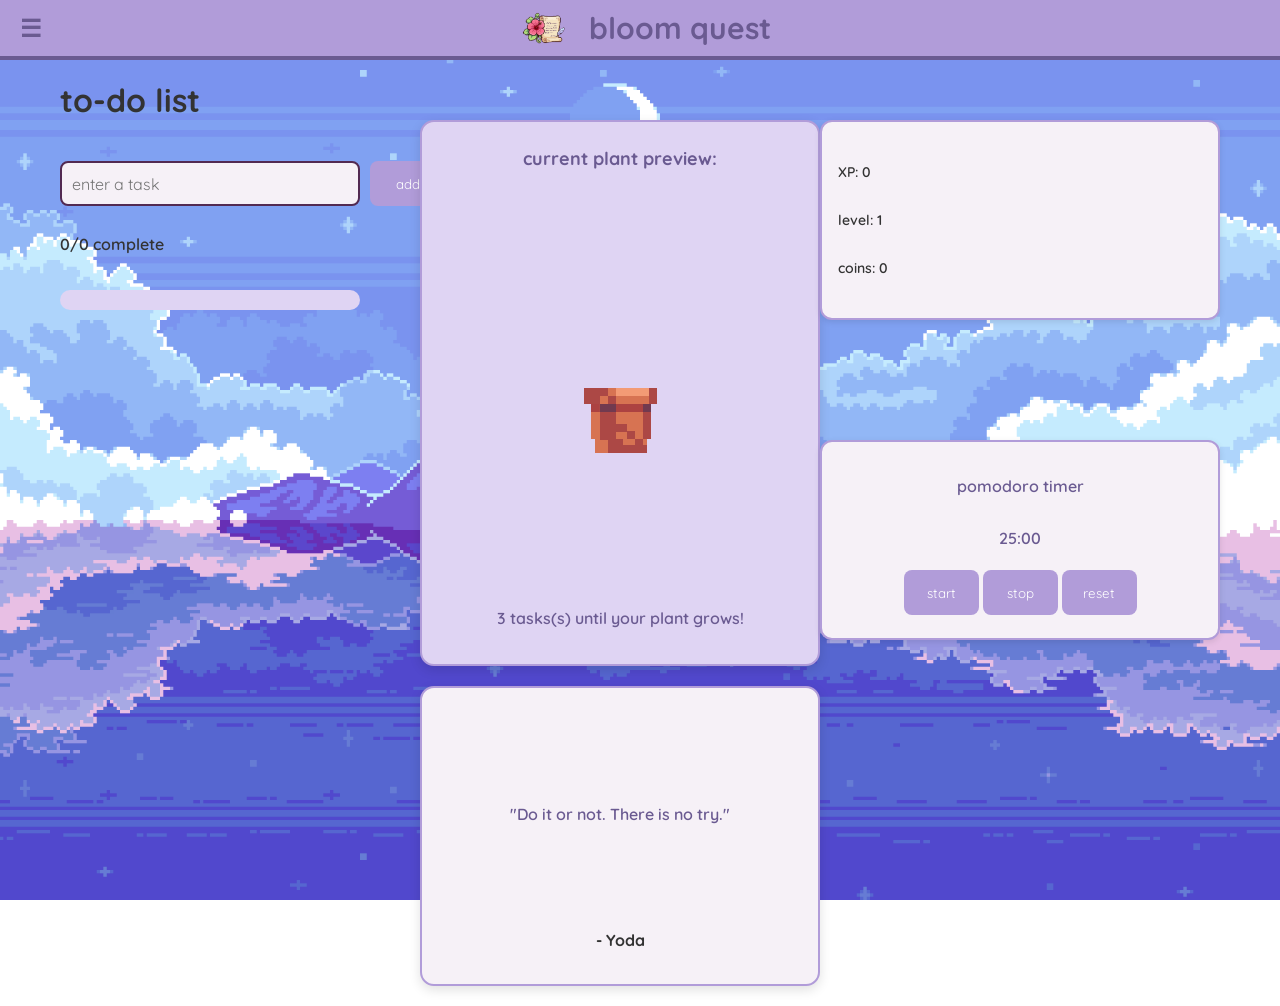
<file: index.html>
<!DOCTYPE html>
<html>

<head>
  <link rel="stylesheet" href="style.css">
  <link rel="preconnect" href="https://fonts.googleapis.com">
<link rel="preconnect" href="https://fonts.gstatic.com" crossorigin>
<link href="https://fonts.googleapis.com/css2?family=Quicksand:wght@300..700&display=swap" rel="stylesheet">
</head>

<body>

  <div class = "topbar">
    <div id="overlay" onclick="toggleMenu()"></div>
    <div class = "topbar-left">
      <div class = "hamburger" onclick = "toggleMenu()">&#9776;</div>
        <div class = "nav-menu">
          <a href="index.html">tasks</a> <!-- anchor tag (defines hyperlink) -->
          <a href="plants.html">plants</a>
          <a href="shop.html">shop</a>
          <a href="profile.html">profile</a>
        </div>
    </div>

    <div class = "topbar-middle">
      <!--insert logo here-->
      <img class="logo" src="images/bloomquest_logo.png" alt="logo">
      <span>bloom quest</span>
    </div>

    <div class = "topbar-right"></div>

  </div>

  <div class="page-layout">


  <div class = "left-side">
    <h1> to-do list </h1>

    <!-- auto resize text box and add task button function -->
    <div class="textarea_container">
      <textarea id = "task_input" class="auto_resize_textarea" placeholder = "enter a task"></textarea>
      <button onclick = "add_task()" >add</button>
      <p id = "button"></p>
    </div>

    <!-- progress bar -->
    <div id="progress">0/0 complete</div>

    <div id="progress-bar">
      <div id="progress-fill"></div>
    </div>

    <!-- unordered list (of tasks) -->
    <ul id = "task_list"></ul>
  </div>


  <div class = "middle">

    <div class = "plant-card">
      <p class="plant-title">current plant preview:</p>

      <!-- flower image -->
      <img id="flower" src="images/starter_0.png" alt="flower">
      <p id = "tasks-to-grow"> complete tasks to grow your plant! </p>
    </div>

    <div class="quote-card">
      <p id="quote-text">loading quote...</p>
      <p class="author" id = "author-name"></p>

    </div>

  </div>


  <div class = "right-side">
    <div class = "stats-card">
      <p id="xp-display">XP: 0</p>
      <p id="level-display">level: 1</p>
      <p id="coins-display">coins: 0</p>
    </div>

    <div class = "container">
      <h1 class = "title">pomodoro timer</h1>
      <p class="timer" id = "timer">25:00</p>
      <div class = ".button-wrapper">
        <button id = "start">start</button>
        <button id = "stop">stop</button>
        <button id = "reset">reset</button>
      </div>
    </div>

  </div>
    <body class="bg-index"></body>


</div>


<script src = "script.js"></script>
</body>
</html>
</file>
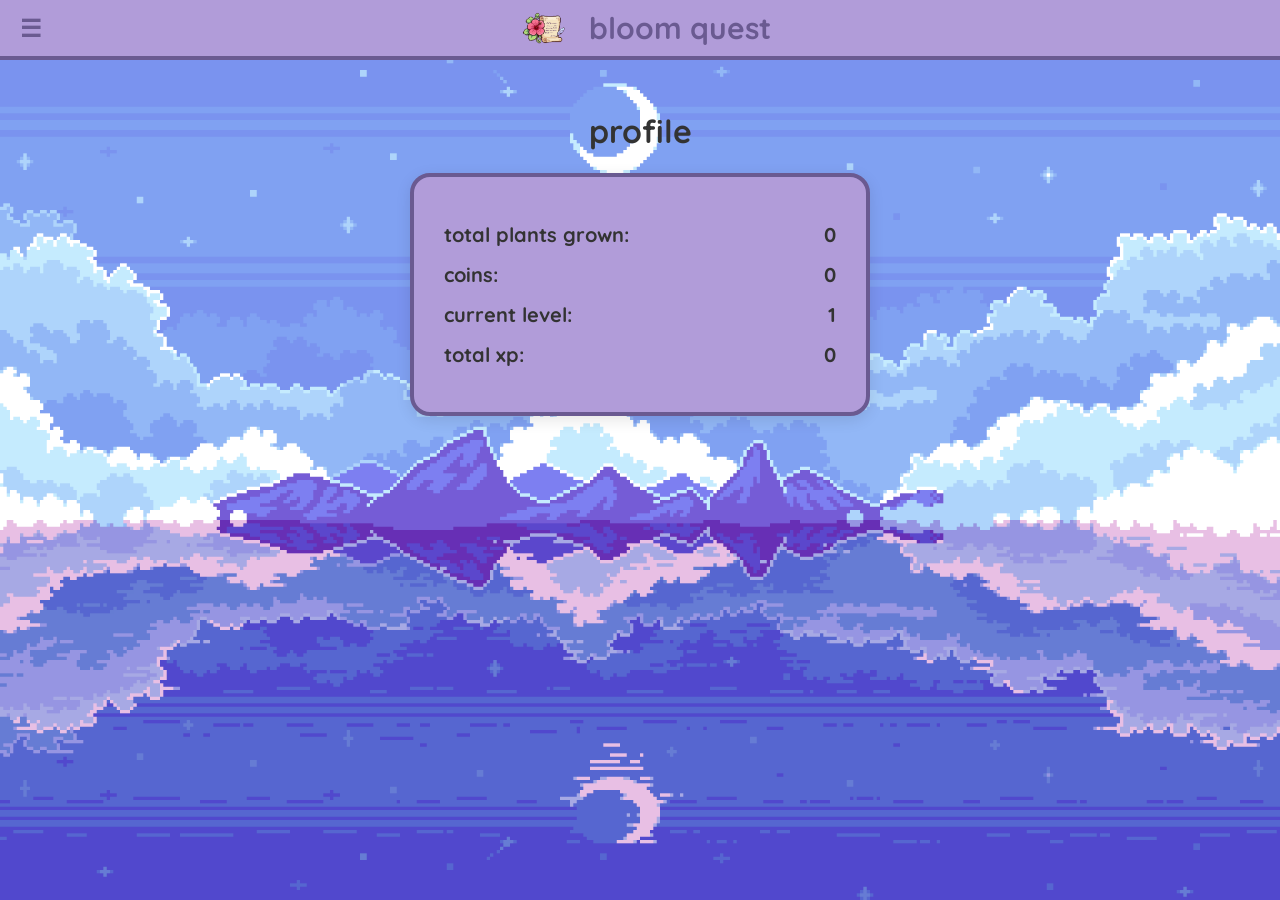
<file: profile.html>
<!DOCTYPE html>
<html lang="en">
<head>
  <link rel="stylesheet" href="style.css">
  <link rel="preconnect" href="https://fonts.googleapis.com">
<link rel="preconnect" href="https://fonts.gstatic.com" crossorigin>
<link href="https://fonts.googleapis.com/css2?family=Quicksand:wght@300..700&display=swap" rel="stylesheet">
</head>
<body>

  <div class = "topbar">
    <div id="overlay" onclick="toggleMenu()"></div>
    <div class = "topbar-left">
      <div class = "hamburger" onclick = "toggleMenu()">&#9776;</div>
        <div class = "nav-menu">
          <a href="index.html">tasks</a> <!-- anchor tag (defines hyperlink) -->
          <a href="plants.html">plants</a>
          <a href="shop.html">shop</a>
          <a href="profile.html">profile</a>
        </div>
    </div>

    <div class = "topbar-middle">
      <!--insert logo here-->
      <img class="logo" src="images/bloomquest_logo.png" alt="logo">
      <span>bloom quest</span>
    </div>

    <div class = "topbar-right"></div>

  </div>

  <div class="profile-container">
    <h1>profile</h1>
    <div class="profile-card">
      <p><strong>total plants grown:</strong> <span id = "total-plants">0</span></p>
      <p><strong>coins:</strong> <span id = "profile-coins">0</span></p>
      <p><strong>current level:</strong> <span id = "profile-level">1</span></p>
      <p><strong>total xp:</strong> <span id = "profile-xp">0</span></p>
    </div>
  </div>
  <body class="bg-profile"></body>

<script src = "script.js"></script>

</body>
</html>
</file>
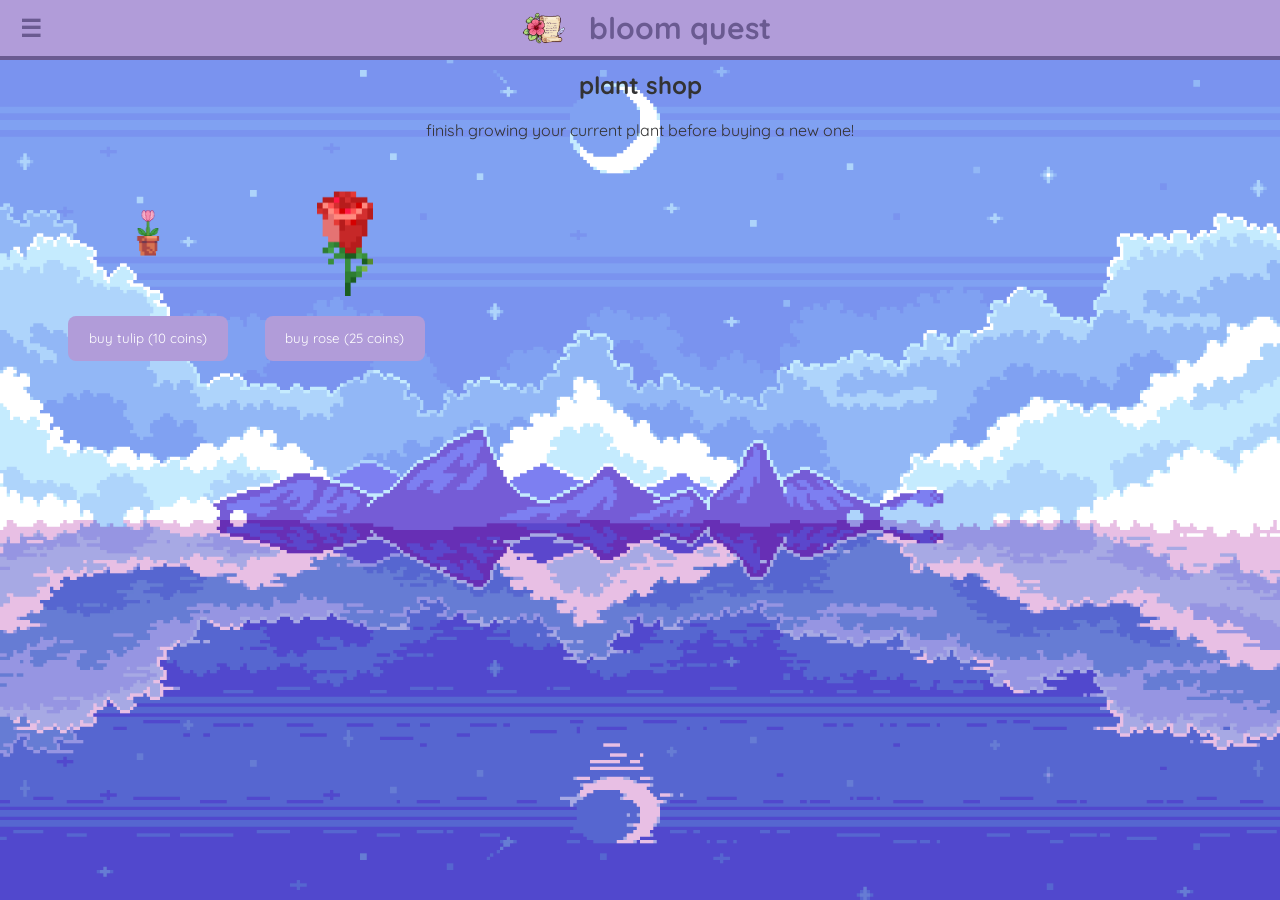
<file: shop.html>
<!DOCTYPE html>
<html lang="en">
<head>
  <link rel="stylesheet" href="style.css">
  <link rel="preconnect" href="https://fonts.googleapis.com">
<link rel="preconnect" href="https://fonts.gstatic.com" crossorigin>
<link href="https://fonts.googleapis.com/css2?family=Quicksand:wght@300..700&display=swap" rel="stylesheet">
</head>
<body>

  <div class = "topbar">
    <div id="overlay" onclick="toggleMenu()"></div>
    <div class = "topbar-left">
      <div class = "hamburger" onclick = "toggleMenu()">&#9776;</div>
        <div class = "nav-menu">
          <a href="index.html">tasks</a> <!-- anchor tag (defines hyperlink) -->
          <a href="plants.html">plants</a>
          <a href="shop.html">shop</a>
          <a href="profile.html">profile</a>
        </div>
    </div>

    <div class = "topbar-middle">
      <!--insert logo here-->
      <img class="logo" src="images/bloomquest_logo.png" alt="logo">
      <span>bloom quest</span>
    </div>

    <div class = "topbar-right"></div>

  </div>

  <div class="shop-container">
    <h2>plant shop</h2>

    <p id = "shop-status"></p>

    <div class = "shop-grid">

      <div class = "plant-option">
        <img id = "flower" src = "images/starter_3.png" class = "shop-plant-img">
        <button id="buy-starter">buy tulip (10 coins) </button>
      </div>

      <div class = "plant-option">
        <img id = "rose" src = "images/rose_4.png" class = "shop-plant-img">
        <button id="buy-rose">buy rose (25 coins) </button>
      </div>

    </div>

  </div>

  <body class="bg-shop"></body>



<script src = "script.js"></script>

</body>
</html>
</file>
<file: style.css>
:root {
  --bg: #E6E6FA;
  --text: #333333;
  --primary: #B19CD9;
  --primary-dark: #6A5A91;
  --accent-bright: #841bce;
  --surface: #F6F1F7;
  --darker-surface: #dfd4f3;
  --border: #522A52;
  --darker-border: #402446;
}

* {
    font-family: "Quicksand", sans-serif;
    box-sizing: border-box;
}

#task_list {
    list-style-type: none;
    padding: 0;
    max-width: 300px;
    width: 100%;
    margin: 20px 0;
}

.bg-plants {
  background: url("images/garden_bg.jpg") no-repeat center center fixed;
  background-size: cover;
}

.bg-index {
    background: url("images/tasks_bg.gif") no-repeat center center fixed;
    background-size: cover;
}

.bg-shop {
    background: url("images/tasks_bg.gif") no-repeat center center fixed;
    background-size: cover;
}

.bg-profile {
    background: url("images/tasks_bg.gif") no-repeat center center fixed;
    background-size: cover;
}


.topbar {
  position: fixed; /* stays at top */
  top: 0;
  left: 0;
  width: 100%;
  height: 60px;
  background: var(--primary);
  border-bottom: 4px solid var(--primary-dark);
  display: flex;
  align-items: center;
  justify-content: space-between;
  padding: 0 20px;
  box-sizing: border-box;
  z-index: 1000; /*stays above everything else*/
}

.logo {
  height: 40px;
  width: auto;
  object-fit: contain;
}

#overlay {
  position: fixed;
  top: 60px;
  left: 0;
  width: 100%;
  height: calc(100vh - 60px);
  background: rgba(0, 0, 0, 0.4);
  display: none;
  z-index: 900;
}

#overlay.show {
  display: block;
}

.hamburger {
  font-size: 24px;
  font-weight: 700;
  cursor: pointer;
  color: var(--primary-dark);
}

.hamburger:hover {
  color: var(--darker-surface)
}

.nav-menu {
  display: flex;
  flex-direction: column;
  gap: 50px;
  position: fixed;
  top: 60px;
  left: -400px;
  width: 400px;
  height: 100vh;
  background: var(--primary);
  padding: 20px;
  transition: left 0.5s ease;
  z-index: 1000;

}

.nav-menu a{
  text-decoration: none;
  color: var(--primary-dark);
  font-size: 32px;
  font-weight: 400;
}

.nav-menu a:hover{
  color: var(--darker-surface)
}

.nav-menu.open {
  left: 0;
}

.left-side h1 {
    margin-top: 60px;
}

.topbar-middle {
  font-size: 30px;
  font-weight: 900;
  color: var(--primary-dark);
  display: flex;
  align-items: center;
  gap: 8px;
}

.topbar-right {
  width: 24px;
}

body {
    background-color: var(--bg);
    color: var(--text);
    padding: 20px;
    margin: 0;
}

.main-content {
    margin-top: 60px;
}

.page-layout {
  display: flex;
  justify-content: space-between;
  align-items: flex-start;
  width: 100%;
  padding: 0 40px;
  box-sizing: border-box;
}

.left-side {
  display: flex;
  flex-direction: column;
  gap: 20px;
  width: 400px;
  border: none;
}

.middle {
  display: flex;
  flex-direction: column;
  align-items: center;
  gap: 20px;
  width: 400px;
  border: none;
}

.right-side {
  display: flex;
  flex-direction: column;
  gap: 20px;
  width: 400px;
  border: none;
}




#task_list li {
  position: relative;
  background: var(--darker-surface);
  border: 2px solid var(--primary);
  border-radius: 8px;
  margin-bottom: 10px;
  display: flex;
  align-items: stretch;
  width: 100%;
  min-height: 45px;
  padding: 0;
  overflow: hidden;
}

.textarea_container {
  display: flex;
  align-items: flex-start;
  gap: 10px;
  /* max-width: 300px;*/
  width: auto;
}

.auto_resize_textarea {
  flex: 0 0 300px;
  min-height: 45px;
  height: 45px;
  max-width: 300px;
  width: 100%;
  resize: none;
  overflow: hidden;
  border-radius: 8px;
  border: 2px solid var(--border);
  font-family: inherit;
  font-size: 16px;
  line-height: 1.4;
  box-sizing: border-box;
  padding: 10px 12px 10px 10px;
  background-color: var(--surface);
  color: var(--text);
}




button {
  background-color: var(--primary); /* button bg color same as color scheme */
  color: white;
  border: none;
  padding: 8px 14px;
  border-radius: 8px;
  width: 75px;
  height: 45px;
  flex-shrink: 0;
  cursor: pointer;
}

button:hover {
  background-color: var(--primary-dark);
}

.checkbox-hitbox {
  width: 35px;
  display: flex;
  align-items: center;
  justify-content: center;
  padding: 0;
  flex-shrink: 0;
  cursor: pointer;
  /* background: rgba(0,0,0,0.05); */
}

input[type="checkbox"] {
  appearance: none;
  -webkit-appearance: none;
  width: 18px;
  height: 18px;
  margin: 0;
  cursor: pointer;
  transition: 0.2s;

  border: 2px solid var(--border);
  border-radius: 4px;
  background-color: transparent;

  display: flex;
  align-items: center;
  justify-content: center;

}

input[type="checkbox"]:hover {
  border-color: #841bce;
  background-color: rgba(147, 112, 219, 0.2);
  transform: scale(1.1);
}

input[type="checkbox"]:checked {
  background-color: var(--primary-dark);
  border-color: var(--primary-dark);
}

input[type="checkbox"]:checked::after {
  content: ' ';
  width: 6px;
  height: 9px;
  border: solid white;
  border-width: 0 2.5px 2.5px 0;
  transform: rotate(45deg);
  margin-bottom: 2px;
}

.task-text {
  flex: 1;
  min-width: 0;
  white-space: normal;
  word-wrap: break-word;
  overflow-wrap: break-word;
  word-break: break-word;
  padding: 12px 0;    /* vertical padding */
  display: flex;
  align-items: center; /* keeps text centered if the box gets tall */
  margin-right: 90px;  /* keeps the text from hitting the x button */
}

ul li.checked .task-text {
  color: #555;
  text-decoration: line-through;
}

.edit-button,
.delete-button {
  position: absolute;
  top: 0;
  width: 35px;
  height: 100%;
  display: flex;
  align-items: center;
  justify-content: center;
  font-size: 20px;
  color: var(--border);
  cursor: pointer;
  transition: 0.2s;
  background: transparent;
}

.delete-button {
  right: 0;
  font-size: 28px;
  font-weight: bold;
}

.edit-button {
  right: 35px;
}

.edit-button:hover,
.delete-button:hover {
  /* background: rgba(0,0,0,0.05); */
  color: var(--accent-bright);
  transform: scale(1.1);
}

.is-editing .task-text {
  background: var(--surface);
  border-radius: 4px;
  padding: 5px; /*gives cursor some room*/

  outline: 3px solid var(--text);
  outline-offset: -1px;

  box-shadow: 0 0 10px rgba(132, 27. 2.6, 0.2);

  display:block;
  width: auto;
}

.is-editing .edit-button {
  display: none;
  /* hides edit button while editing to avoid confusion */
}




#progress {
  text-align: left;
  font-size: 16px;
  font-weight: 600;
  color: var(--text);
  margin-bottom: 6px;
  margin-top: 8px;
}

#progress-bar {
  width: 300px;
  height: 20px;
  background: var(--darker-surface);
  border-radius: 10px;
  overflow: hidden;
  margin: 10px 0 20px 0;
}

#progress-fill {
  height: 100%;
  width: 0%;
  background: var(--primary-dark);
  border-radius: 10px;
  transition: width 0.3s ease;
}




.plant-card {
  background: var(--darker-surface);
  border: 2px solid var(--primary);
  border-radius: 14px;
  padding: 20px;
  width: 400px;
  text-align: center;
  box-shadow: 0 4px 12px rgba(0,0,0,0.12);
  margin-top: 100px;
  display: flex;
  flex-direction: column;
  align-items: center;

}

.plant-card img {
  width: 400px;
  height: 400px;
  object-fit: contain;
  object-position: center center;
  margin-bottom: 12px;
  image-rendering: pixelated; /* makes art look cleaner */
}

#tasks-to-grow {
  font-size: 16px;
  font-weight: 600;
  color: var(--primary-dark);
  margin-top: 8px;
}

.plant-title {
  font-size: 18px;
  font-weight: 700;
  margin-top: 5px;
  color: var(--primary-dark);
  text-align: left;
}




.quote-card {
    background: var(--surface);
    border: 2px solid var(--primary);
    border-radius: 14px;
    padding: 18px;
    width: 400px;
    text-align: center;
    box-shadow: 0 4px 12px rgba(0,0,0,0.12);
    font-size: 15px;
    font-weight: 600;
    color: var(--primary-dark);
}

#quote-text {
  font-size: 16px;
  font-weight: 600;
  color: var(--primary-dark);
  margin-top: 8px;
  height: 200px;
  display: flex;
  justify-content: center;
  align-items: center;
}

#author-name {
  font-size: 16px;
  font-weight: 700;
  color: var(--text);
  display: flex;
  justify-content: center;
  align-items: center;
}




.stats-card {
  background: var(--surface);
  padding: 12px 16px;
  border: 2px solid var(--primary);
  border-radius: 12px;
  box-shadow: 0 2px 6px rgba(0,0,0,0.1);
  display: flex;
  flex-direction: column;
  justify-content: center;
  gap: 6px;
  width: 400px;
  height: 200px;
  margin-top: 100px;
}

.stats-card p {
    margin: 0;
    font-size: 14px;
    font-weight: 600;
    color: var(--text);
    line-height: 3;
}




.container{
  background: var(--surface);
  padding: 12px 16px;
  border: 2px solid var(--primary);
  border-radius: 12px;
  box-shadow: 0 2px 6px rgba(0,0,0,0.1);
  display: flex;
  flex-direction: column;
  align-items: center;
  justify-content: center;
  gap: 6px;
  width: 400px;
  height: 200px;
  margin-top: 100px;
}

.title{
  font-size: 16px;
  font-weight: 600;
  color: var(--primary-dark);
}

.timer{
  font-size: 16px;
  font-weight: 600;
  color: var(--primary-dark);
}

.button-wrapper{
  display: flex;
  gap: 1em;
}








.shop-container h2 {
  text-align: center;
  margin-top: 30px;
}

#shop-status {
  text-align: center;
}

.shop-grid {
  display: grid;
  grid-template-columns: repeat(auto-fill, minmax(160px, 1fr));
  gap: 20px;
  padding: 20px;
}

.shop-container {
  padding: 20px;
}

.plant-option {
  display: flex;
  flex-direction: column;
  align-items: center;
  text-align: center;
  gap: 10px;
}

.plant-option button {
  padding: 10px 15px;
  width: 160px;
  white-space: normal;
  word-wrap: break-word;
  text-align: center;
  box-sizing: border-box;
}

.shop-plant-img {
  height: 120px;
  width: 120px;
  object-fit: contain;
  margin-bottom: 10px;
}






#plant-gallery {
  display: grid;
  grid-template-columns: repeat(auto-fill, minmax(120px, 1fr));
  gap: 20px;
  justify-content: start;
  justify-items: start;
  text-align: left;
  width: 100%;
  margin: 20px auto;
}


#plant-gallery p.empty-msg {
  grid-column: 1 / -1;
  text-align: center;
  width: 100%;
  margin-top: 50px;
  color: var(--text);
  font-size: 20px;
  font-weight: 600;
}


.plants-index-container {
  text-align: center;
  padding: 20px;
}

.gallery-grid {
  display: grid;
  grid-template-columns: repeat(auto-fill, minmax(120px, 1fr));
  gap: 20px;
  padding: 20px;
}

.garden-item-wrapper {
  position: relative;
  background: var(--surface);
  border: 2px solid var(--darker-surface);
  border-radius: 15px;
  padding: 15px;
  text-align: center;
  transition: transform 0.2s;
}

.garden-item-wrapper:hover {
  transform: translateY(-5px);
  border-color: var(--primary);
}

.garden-item-img {
  width: 80px;
  height: 80px;
  display: block;
  margin: 0 auto 10px;
}

.plant-count-badge {
  position: absolute;
  top: 5px;
  right: 5px;
  background-color: var(--primary-dark);
  color: white;
  font-weight: bold;
  padding: 2px 8px;
  border-radius: 20px;
  box-shadow: 0 2px 4px rgba(0,0,0,0.2);
}


.garden-item-wrapper p {
  font-weight: bold;
  color: var(--primary);
  margin: 0;
}





.profile-container {
  max-width: 500px;
  margin: 50px auto;
  text-align: center;
  padding: 20px;
}

.profile-card {
  background-color: var(--primary);
  border: 4px solid var(--primary-dark);
  padding: 30px;
  border-radius: 20px;
  box-shadow: 0 4px 15px rgba(0,0,0,0.1);
  margin-bottom: 20px;
}

.profile-card p {
  font-size: 20px;
  margin: 15px 0;
  color: var(--text);
  display: flex;
  justify-content: space-between;
  align-items: center;
}

.profile-card span {
  font-weight: bold;
  color: var(--text);
}
</file>
